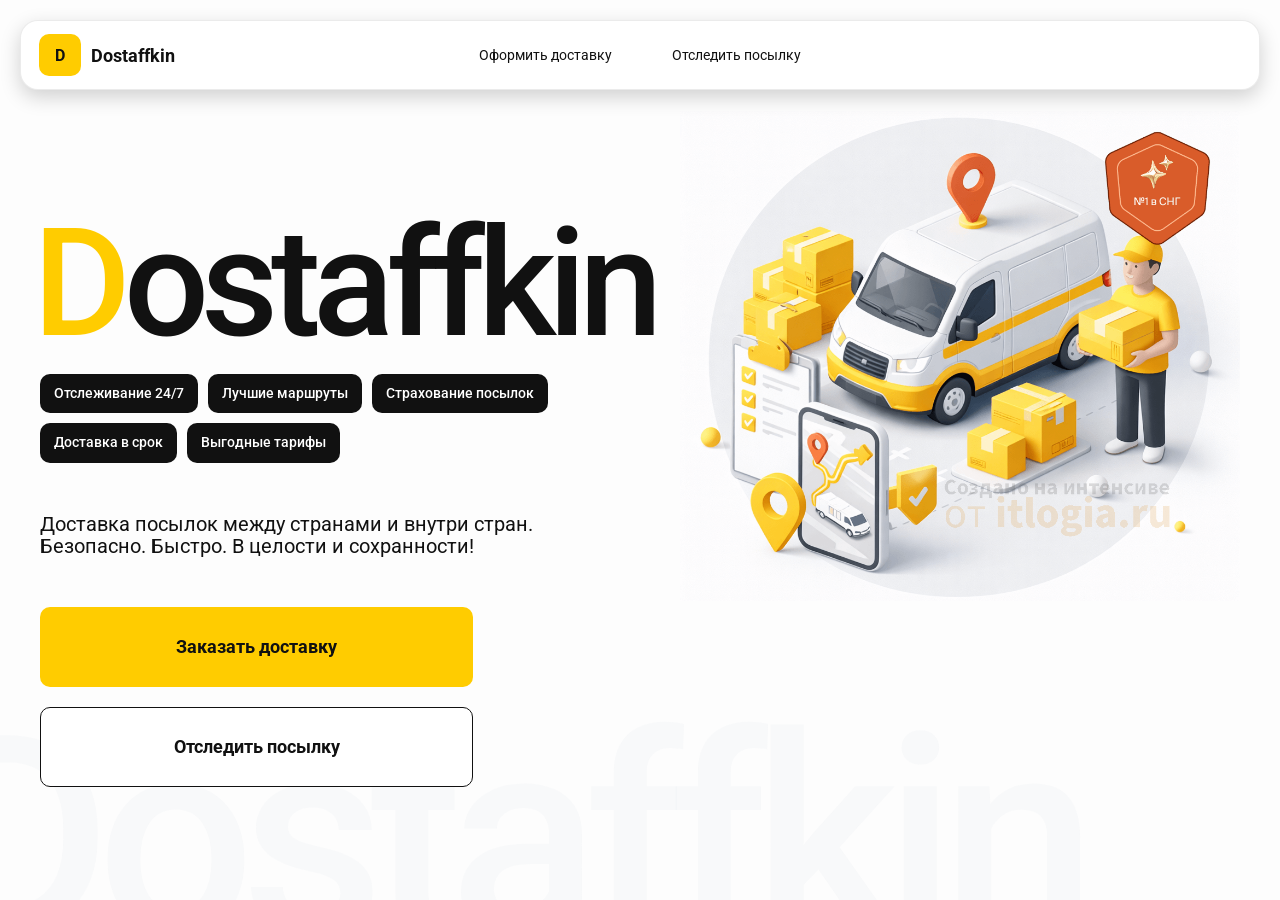
<file: index.html>
<!DOCTYPE html>
<html lang="ru">

<head>
    <meta charset="utf-8" />
    <meta name="viewport" content="width=device-width,initial-scale=1,maximum-scale=1,user-scalable=0" />
    <title>Dostaffkin — Доставка посылок между странами и внутри стран. Безопасно. Быстро. В целости и сохранности!
    </title>

    <link href="styles/base.css" rel="stylesheet" />
    <link href="styles/base_adaptive.css" rel="stylesheet" />
    <link href="styles/index.css" rel="stylesheet" />
    <link href="styles/index_adaptive.css" rel="stylesheet" />
</head>

<body>
    <div class="container">
        <header class="header">
            <a class="header-brand" href="#">
                <div class="header-logo">D</div>
                <div class="header-title">Dostaffkin</div>
            </a>
            <nav class="header-menu">
                <a class="header-link" href="./order.html">Оформить <span>доставку</span></a>
                <a class="header-link" href="./track.html">Отследить <span>посылку</span></a>
            </nav>
        </header>
        <main class="main">
            <section class="main-info">
                <div class="main-title">
                    <span>D</span>ostaffkin
                </div>
                <div class="main-features">
                    <div class="main-feature">Отслеживание 24/7</div>
                    <div class="main-feature">Лучшие маршруты</div>
                    <div class="main-feature">Страхование посылок</div>
                    <div class="main-feature">Доставка в срок</div>
                    <div class="main-feature">Выгодные тарифы</div>
                </div>
                <div class="main-description">
                    Доставка посылок между странами и внутри стран. 
                    Безопасно. Быстро. В целости и сохранности!
                </div>
                <div class="main-actions">
                    <a class="button" type="button" href="./order.html">Заказать доставку</a>
                    <a class="button button-white" type="button" href="./track.html">Отследить посылку</a>
                </div>
            </section>
            <div class="main-title-ghost">Dostaffkin</div>
            <section class="main-image">
                <img src="images/main-image.png" alt="Main image"/>
            </section>

        </main>



    </div>
</body>

</html>
</file>
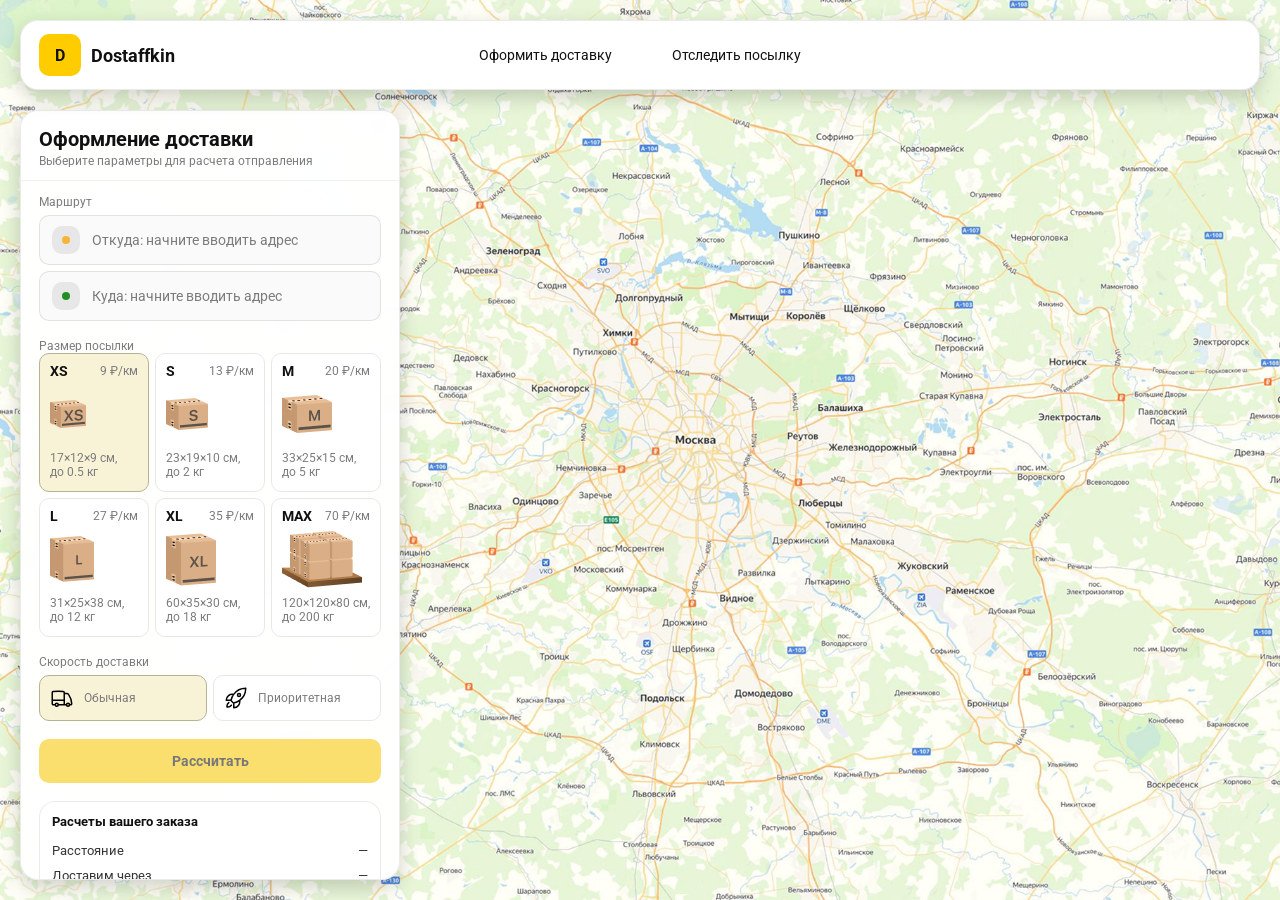
<file: order.html>
<!DOCTYPE html>
<html lang="ru">

<head>
    <meta charset="utf-8" />
    <meta name="viewport" content="width=device-width,initial-scale=1,maximum-scale=1,user-scalable=0" />
    <title>Оформление доставки</title>

    <link rel="stylesheet" href="styles/base.css" />
    <link rel="stylesheet" href="styles/base_adaptive.css" />

    <link rel="stylesheet" href="styles/order.css" />
    <link rel="stylesheet" href="styles/order_adaptive.css" />
</head>

<body>
    <div id="map"></div>

    <header class="header">
        <a class="header-brand" href="./index.html">
            <div class="header-logo">D</div>
            <div class="header-title">Dostaffkin</div>
        </a>
        <nav class="header-menu">
            <a class="header-link" href="#">Оформить <span>доставку</span></a>
            <a class="header-link" href="./track.html">Отследить <span>посылку</span></a>
        </nav>
    </header>

    <aside class="main" id="sidebar">
        <div class="main-header">
            <div class="main-title">Оформление доставки</div>
            <div class="main-text">Выберите параметры для расчета отправления</div>
        </div>
        <div class="main-content">
            <div class="main-route">
                <div class="main-block-title">Маршрут</div>
                <div class="main-fields">
                    <div class="main-field" id="fromField">
                        <div class="main-pin"></div>
                        <input id="from" placeholder="Откуда: начните вводить адрес" autocomplete="off" />
                        <div class="main-ac" id="fromAc" role="listbox" aria-label="Подсказки адресов"></div>
                    </div>
                    <div class="main-field" id="toField">
                        <div class="main-pin"></div>
                        <input id="to" placeholder="Куда: начните вводить адрес" autocomplete="off" />
                        <div class="main-ac" id="toAc" role="listbox" aria-label="Подсказки адресов"></div>
                    </div>
                </div>
            </div>
            <div class="main-package">
                <div class="main-block-title">Размер посылки</div>

                <div class="main-sizes">
                    <div class="main-size-card is-active" data-value="xs">
                        <div class="main-size-top">
                            <div class="main-size-label">XS</div>
                            <div class="main-size-rate">9 ₽/км</div>
                        </div>
                        <div class="main-size-media">
                            <img src="images/sizes/xs.png" alt="Короб XS" />
                        </div>
                        <div class="main-size-description">17×12×9 см,<br>до 0.5 кг</div>
                    </div>

                    <div class="main-size-card" data-value="s">
                        <div class="main-size-top">
                            <div class="main-size-label">S</div>
                            <div class="main-size-rate">13 ₽/км</div>
                        </div>
                        <div class="main-size-media">
                            <img src="images/sizes/s.png" alt="Короб S" />
                        </div>
                        <div class="main-size-description">23×19×10 см,<br>до 2 кг</div>
                    </div>

                    <div class="main-size-card" data-value="m">
                        <div class="main-size-top">
                            <div class="main-size-label">M</div>
                            <div class="main-size-rate">20 ₽/км</div>
                        </div>
                        <div class="main-size-media">
                            <img src="images/sizes/m.png" alt="Короб M" />
                        </div>
                        <div class="main-size-description">33×25×15 см,<br>до 5 кг</div>
                    </div>

                    <div class="main-size-card" data-value="l">
                        <div class="main-size-top">
                            <div class="main-size-label">L</div>
                            <div class="main-size-rate">27 ₽/км</div>
                        </div>
                        <div class="main-size-media">
                            <img src="images/sizes/l.png" alt="Короб L" />
                        </div>
                        <div class="main-size-description">31×25×38 см,<br>до 12 кг</div>
                    </div>

                    <div class="main-size-card" data-value="xl">
                        <div class="main-size-top">
                            <div class="main-size-label">XL</div>
                            <div class="main-size-rate">35 ₽/км</div>
                        </div>
                        <div class="main-size-media">
                            <img src="images/sizes/xl.png" alt="Короб XL" />
                        </div>
                        <div class="main-size-description">60×35×30 см,<br>до 18 кг</div>
                    </div>

                    <div class="main-size-card" data-value="max">
                        <div class="main-size-top">
                            <div class="main-size-label">MAX</div>
                            <div class="main-size-rate">70 ₽/км</div>
                        </div>
                        <div class="main-size-media main-size-media-palleta">
                            <img src="images/sizes/max.png" alt="Паллета" />
                        </div>
                        <div class="main-size-description">120×120×80 см,<br>до 200 кг</div>
                    </div>
                </div>
            </div>
            <div class="main-speed">
                <div class="main-block-title">Скорость доставки</div>

                <div class="main-speeds">
                    <div class="main-speed-card is-active" data-value="regular">
                        <img class="main-speed-media" src="images/icons/regular.svg" alt="Regular" />
                        <div class="main-speed-description">Обычная</div>
                    </div>
                    <div class="main-speed-card" data-value="fast">
                        <img class="main-speed-media" src="images/icons/fast.svg" alt="Fast" />
                        <div class="main-speed-description">Приоритетная</div>
                    </div>

                </div>
            </div>
            <div class="main-calculate-block">
                <button id="calc" class="button calculate-button" type="button" disabled>Рассчитать</button>
            </div>
            <div class="main-result" id="result">
                <div class="main-result-title">Расчеты вашего заказа</div>
                <div class="main-result-lines">
                    <div class="main-result-line"><span>Расстояние</span><span id="distanceValue">—</span></div>
                    <div class="main-result-line"><span>Доставим через</span><span id="durationValue">—</span></div>
                    <div class="main-result-line"><span>Тариф</span><span id="rateValue">—</span></div>
                </div>
                <div class="main-price">
                    <div class="main-price-label">Итого</div>
                    <div class="main-price-value" id="totalValue">—</div>
                </div>
            </div>
            <div class="main-order-box">
                <div class="main-order-form" id="orderForm">
                    <div class="main-order-title">Оформление доставки</div>
                    <div class="main-block-info-row">
                        <div class="main-block-title">Контакты</div>
                        <div class="order-fields">
                            <div class="main-field">
                                <input id="customerName" placeholder="Ваше имя" autocomplete="off" />
                            </div>
                            <div class="main-field">
                                <input id="customerPhone" placeholder="Ваш телефон" autocomplete="off"
                                    inputmode="tel" />
                            </div>
                        </div>
                    </div>
                    <div class="main-block-info-row extra-info">
                        <div class="main-block-title">Дополнительная информация</div>
                        <div class="main-field textarea">
                            <textarea id="comment" placeholder="Детали доставки и комментарии"></textarea>
                        </div>
                    </div>
                    <button id="submit" class="button main-submit-request" type="button" disabled>Отправить
                        заявку
                    </button>
                </div>

                <div class="main-order-success" id="orderSuccess">
                    <div class="main-success-icon">✓</div>
                    <div class="main-success-title">Заявка отправлена!</div>
                    <div class="main-success-title">Номер отправления – <span id="orderId"></span></div>
                    <div class="main-success-subtitle">Мы скоро свяжемся с вами</div>
                </div>
            </div>
        </div>
    </aside>
</body>

</html>
</file>
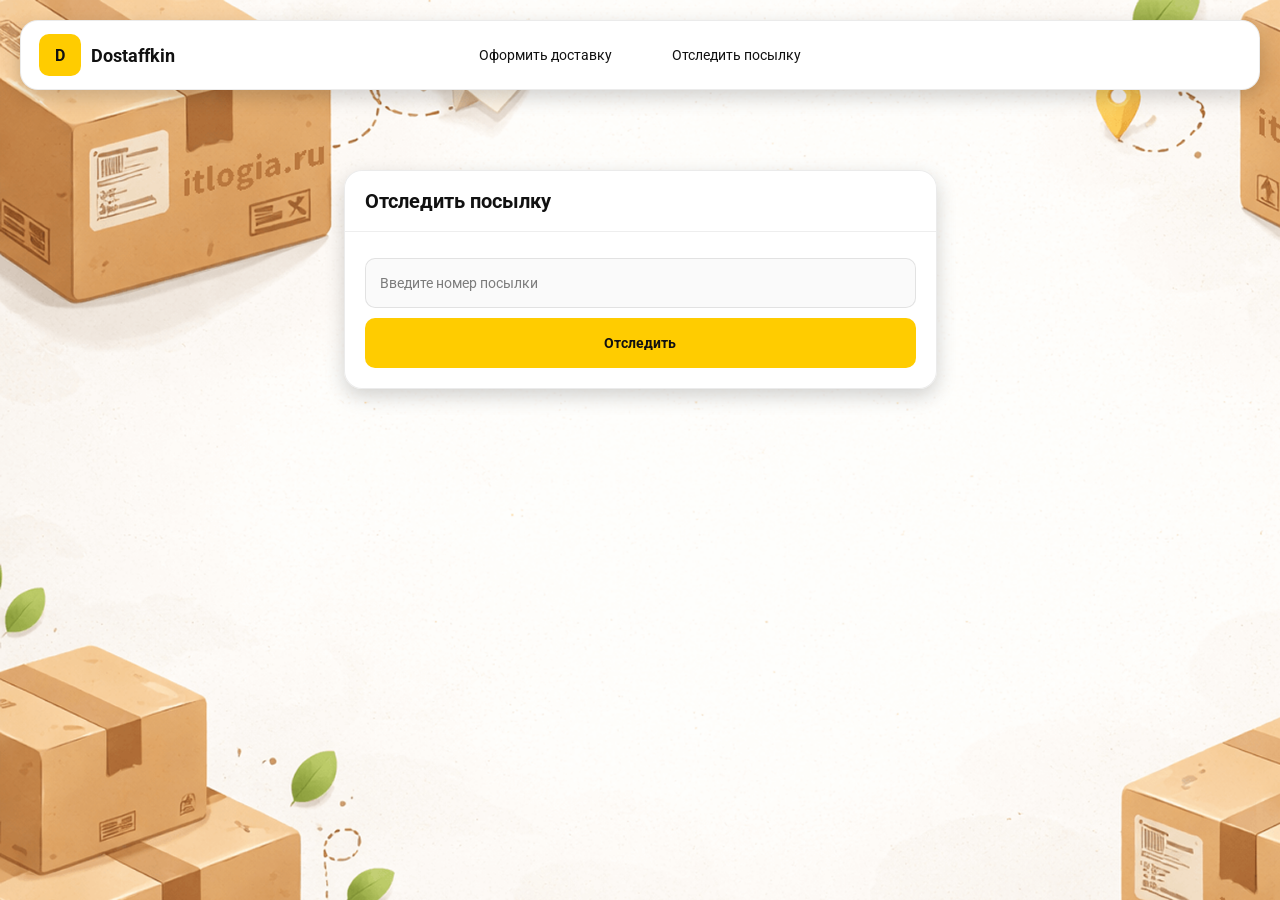
<file: track.html>
<!doctype html>
<html lang="ru">

<head>
    <meta charset="utf-8" />
    <meta name="viewport" content="width=device-width,initial-scale=1,maximum-scale=1,user-scalable=0" />
    <title>Отследить посылку</title>
    <link rel="stylesheet" href="styles/base.css" />
    <link rel="stylesheet" href="styles/base_adaptive.css" />

    <link rel="stylesheet" href="styles/track.css" />
    <link rel="stylesheet" href="styles/track_adaptive.css" />
</head>

<body>
    <div class="container">
        <header class="header">
            <a class="header-brand" href="./index.html">
                <div class="header-logo">D</div>
                <div class="header-title">Dostaffkin</div>
            </a>
            <nav class="header-menu">
                <a class="header-link" href="./order.html">Оформить <span>доставку</span></a>
                <a class="header-link" href="#">Отследить <span>посылку</span></a>
            </nav>
        </header>
        <main class="track-content">
            <section class="track-card track-search">
                <div class="track-title">Отследить посылку</div>
                <div class="track-action">
                    <div class="main-field track-field">
                        <input id="trackNumber" placeholder="Введите номер посылки" autocomplete="off" />
                    </div>
                    <button id="trackButton" class="button track-button" type="button">Отследить</button>
                </div>
            </section>
            <section class="track-card track-result" id="trackResult">
                <div class="track-result-header">
                    <div class="track-id" id="trackIdValue"></div>
                    <div class="track-routes">
                        <div class="track-route">
                            <div class="track-route-pin">
                                <svg xmlns="http://www.w3.org/2000/svg" fill="none" viewBox="0 0 24 24"
                                    stroke-width="1.5" stroke="orange" class="size-6">
                                    <path stroke-linecap="round" stroke-linejoin="round"
                                        d="M15 10.5a3 3 0 1 1-6 0 3 3 0 0 1 6 0Z" />
                                    <path stroke-linecap="round" stroke-linejoin="round"
                                        d="M19.5 10.5c0 7.142-7.5 11.25-7.5 11.25S4.5 17.642 4.5 10.5a7.5 7.5 0 1 1 15 0Z" />
                                </svg>
                            </div>
                            <div class="track-route-address" id="trackFromValue">
                                Откуда: Москва, улица Арбат, 1
                            </div>
                        </div>
                        <div class="track-route track-route-arrow">
                            <svg xmlns="http://www.w3.org/2000/svg" fill="none" viewBox="0 0 24 24" stroke-width="1.5"
                                stroke="currentColor" class="size-6">
                                <path stroke-linecap="round" stroke-linejoin="round"
                                    d="M19.5 13.5 12 21m0 0-7.5-7.5M12 21V3" />
                            </svg>
                        </div>
                        <div class="track-route">
                            <div class="track-route-pin">
                                <svg xmlns="http://www.w3.org/2000/svg" fill="none" viewBox="0 0 24 24"
                                    stroke-width="1.5" stroke="green" class="size-6">
                                    <path stroke-linecap="round" stroke-linejoin="round"
                                        d="M15 10.5a3 3 0 1 1-6 0 3 3 0 0 1 6 0Z" />
                                    <path stroke-linecap="round" stroke-linejoin="round"
                                        d="M19.5 10.5c0 7.142-7.5 11.25-7.5 11.25S4.5 17.642 4.5 10.5a7.5 7.5 0 1 1 15 0Z" />
                                </svg>
                            </div>
                            <div class="track-route-address" id="trackToValue">
                                Куда: Минск, проспект Независимости, 58
                            </div>
                        </div>
                    </div>
                </div>
                <div class="track-info">
                    <div class="track-status-title">Статус данной посылки:</div>
                    <div class="track-status-list" id="trackStatusList">


                        <div class="track-status created">
                            <img src="images/icons/created.svg" class="track-status-icon" alt="Created">
                            <div class="track-status-text">
                                <div class="track-status-text-state">Создан</div>
                                <div class="track-status-text-date">10.01.2026</div>
                            </div>
                        </div>

                        <div class="track-status in-way">
                            <img src="images/icons/in-way.svg" class="track-status-icon" alt="In way">
                            <div class="track-status-text">
                                <div class="track-status-text-state">В пути: Москва</div>
                                <div class="track-status-text-date">18.01.2026</div>
                            </div>
                        </div>

                        <div class="track-status ready">
                            <img src="images/icons/ready.svg" class="track-status-icon" alt="Ready">
                            <div class="track-status-text">
                                <div class="track-status-text-state">Готов к выдаче</div>
                                <div class="track-status-text-date">25.01.2026</div>
                            </div>
                        </div>

                        <div class="track-status done">
                            <img src="images/icons/done.svg" class="track-status-icon" alt="Done">
                            <div class="track-status-text">
                                <div class="track-status-text-state">Вручен</div>
                                <div class="track-status-text-date">27.01.2026</div>
                            </div>
                        </div>

                    </div>
                </div>
            </section>
        </main>
    </div>

</body>

</html>
</file>
<file: styles/base.css>
*, *::before, *::after {
    box-sizing: border-box;
}

@font-face {
    font-family: "Roboto";
    src: url("../fonts/Roboto-Regular.ttf");
    font-weight: normal;
}

@font-face {
    font-family: "Roboto";
    src: url("../fonts/Roboto-Bold.ttf");
    font-weight: bold;
}

@font-face {
    font-family: "Roboto";
    src: url("../fonts/Roboto-Medium.ttf");
    font-weight: 500;
}

html, body {
    margin: 0;
    color: #111111;
    font-family: "Roboto", sans-serif;
}

body {
    background: #FDFDFD;
}

.header {
    border-radius: 18px;
    box-shadow: 0 7px 20px 0 #0000002E;
    background: #ffffff;
    left: 20px;
    border: 1px solid rgba(0, 0, 0, 0.08);
    position: fixed;
    right: 20px;
    top: 20px;
    padding: 14px 18px;
    height: 70px;
    display: flex;
    align-items: center;
    z-index: 6;
}

.header-brand {
    display: flex;
    align-items: center;
    text-decoration: none;
    gap: 10px;
}

.header-logo {
    width: 42px;
    height: 42px;
    border-radius: 10px;
    background: #FFCC00;
    display: grid;
    place-items: center;
    font-weight: bold;
    color: #111;
}

.header-title {
    font-size: 18px;
    font-weight: bold;
    color: #111111;
    text-decoration: none;
}

.header-menu {
    display: flex;
    align-items: center;
    gap: 60px;
    margin: 0;
    position: absolute;
    left: 50%;
    transform: translateX(-50%);
}

.header-link {
    font-size: 14px;
    color: #111111;
    text-decoration: none;
}

.button {
    border: 0;
    outline: none;
    height: 44px;
    border-radius: 10px;
    font-size: 14px;
    font-weight: bold;
    cursor: pointer;
    font-family: inherit;
    transition: transform .08s ease, opacity .12s ease;
    background: #FFCC00;
    color: #111111;
    text-align: center;
    text-decoration: none;
}

.button:hover {
    background-color: #E5BC19;
}

.button:disabled {
    cursor: not-allowed;
    background-color: #FADE6E;
    color: #787878;
    transform: none;
}

.button.button-white {
    background: #FFFFFF;
    border: 1px solid #111111;
}

.button.button-white:hover {
    background: rgb(241 241 241);
}

.main-field {
    display: flex;
    align-items: center;
    margin-top: 6px;
    gap: 10px;
    border: 1px solid #1111111A;
    background: #FAFAFA;
    border-radius: 10px;
    padding: 10px 12px;
    position: relative;
    box-sizing: border-box;
    height: 50px;
}

.main-field.textarea {
    height: auto;
}

.main-pin {
    width: 28px;
    height: 28px;
    border-radius: 10px;
    background: rgba(17, 17, 17, 0.08);
    display: grid;
    place-items: center;
    flex: 0 0 auto;
    position: relative;
}

.main-pin::before {
    content: "";
    width: 8px;
    height: 8px;
    border-radius: 999px;
    background: orange;
    opacity: .75;
    display: block;
}

.main-field:last-child .main-pin::before {
    background: green;
    opacity: .85;
}

input, textarea {
    width: 100%;
    border: 0;
    outline: none;
    background: transparent;
    font-size: 14px;
    color: #111111;
    font-family: inherit;
}

textarea {
    resize: vertical;
    min-height: 72px;
    padding: 2px 0;
}

input::placeholder, textarea::placeholder {
    color: #7C7C7C;
}

.main-field:focus-within {
    border-color: rgba(0, 0, 0, 0.20);
    box-shadow: 0 0 0 4px rgba(255, 204, 0, 0.35);
    background: rgba(255, 255, 255, 0.75);
}
</file>
<file: styles/base_adaptive.css>
@media (max-width: 767px) {
    .header {
        left: 10px;
        right: 10px;
        top: 10px;
    }

    .header-link span {
        display: none;
    }

    .header-menu {
        gap: 20px;
        justify-content: flex-start;
        margin: 0 0 0 30px;
        position: static;
        transform: none;
    }
}

@media (max-width: 420px) {
    .header-title {
        display: none;
    }
}

@media (max-width: 374px) {
    .header-menu {
        gap: 10px;
        margin: 0 0 0 10px;
    }
}
</file>
<file: styles/index.css>
.container {
    overflow: hidden;
    min-height: 100vh;
}

.main {
    padding: 111px 40px 40px;
    position: relative;
    display: flex;
}

.main-info {
    max-width: 840px;
    width: 100%;
    position: relative;
}

.main-title {
    margin-top: 98px;
    font-weight: 500;
    font-size: 200px;
    line-height: 1;
    letter-spacing: -0.05em;
    color: #111111;
    left: -15px;
    position: relative;
}

.main-title span {
    color: #FFCC00;
}

.main-features {
    margin-top: 15px;
    display: flex;
    flex-wrap: wrap;
    gap: 10px;
}

.main-feature {
    background: #111111;
    color: #FFFFFF;
    padding: 12px 14px;
    font-weight: 500;
    font-size: 14px;
    line-height: 1.1;
    border-radius: 10px;
}

.main-description {
    margin-top: 50px;
    max-width: 500px;
    font-size: 20px;
    line-height: 1.1;
    color: #111111;
}

.main-actions {
    margin-top: 50px;
    display: flex;
    flex-direction: column;
    gap: 20px;
}

.main-actions .button {
    height: 80px;
    width: 433px;
    font-size: 18px;
    font-weight: bold;
    place-items: center;
    display: grid;
}

.main-title-ghost {
    position: absolute;
    z-index: -1;
    left: -70px;
    bottom: -150px;
    font-weight: 500;
    font-size: 278px;
    line-height: 1;
    letter-spacing: -0.05em;
    color: #ECEDF04D;
}

.main-image {
    width: 1024px;
    top: 100px;
    z-index: -2;
}

.main-image img {
    width: 100%;
    max-width: 1024px;
    height: auto;
    display: block;
}
</file>
<file: styles/index_adaptive.css>
@media (max-width: 1760px) {
    .main-title {
        font-size: 150px;
        left: -7px;
    }

    .main-info {
        max-width: 640px;
    }
}

@media (max-width: 1200px) {
    .main-info {
        max-width: 540px;
    }

    .main {
        padding: 111px 20px 20px;
    }

    .main-title {
        font-size: 120px;
        left: -4px;
    }

    .main-title-ghost {
        font-size: 220px;
    }
}

@media (max-width: 1024px) {
    .main-title {
        margin-top: 30px;
    }

    .main {
        flex-direction: column-reverse;
    }

    .main-image {
        max-width: 350px;
        position: absolute;
        left: 370px;
        top: 370px;
    }

    .main-info {
        max-width: 100%;
    }

    .main-actions {
        gap: 10px;
    }

    .main-actions .button {
        height: 50px;
        font-size: 14px;
        width: auto;
        max-width: 300px;
    }

    .main-description {
        max-width: 350px;
    }
}

@media (max-width: 570px) {
    .main-title {
        font-size: 88px;
    }

    .main-description {
        max-width: 100%
    }

    .main-actions {
       width: 100%;
    }

    .main-actions .button {
        width: 100%;
        max-width: 100%
    }

    .main-image {
        max-width: 650px;
        position: absolute;
        left: 170px;
        top: 70px;
        opacity: 0.2;
    }
}

@media (max-width: 400px) {
    .main-title {
        font-size: 70px;
    }
}
</file>
<file: styles/order.css>
#map {
    background-image: url("../images/order-bg.png");
    background-size: cover;
    position: fixed;
    inset: 0;
}

.main {
    border-radius: 18px;
    box-shadow: 0 7px 20px 0 #0000002E;
    backdrop-filter: blur(10px);
    background: rgba(255, 255, 255, 0.96);
    left: 20px;
    border: 1px solid rgba(0, 0, 0, 0.08);
    position: fixed;
    top: 110px;
    bottom: 20px;
    width: 380px;
    display: flex;
    flex-direction: column;
    overflow: hidden;
    z-index: 5;
}

.main-header {
    padding: 18px 18px 12px 18px;
    border-bottom: 1px solid rgba(0, 0, 0, 0.06);
    display: flex;
    flex-direction: column;
}

.main-title {
    font-size: 20px;
    line-height: 100%;
    font-weight: bold;
}
.main-text {
    font-size: 12px;
    margin-top: 5px;
    color: #7C7C7C;
}

.main-content {
    padding: 14px 18px 18px 18px;
    overflow: auto;
    scrollbar-width: none;
    display: flex;
    flex-direction: column;
    gap: 18px;
    flex: 1;
}

.main-block-title {
    font-size: 12px;
    color: #7C7C7C;
}

.main-route .main-block-title,
.main-package .mainblock-title {
    margin-bottom: 6px;
}

.main-sizes {
    display: grid;
    gap: 6px;
    grid-template-columns: repeat(3, 1fr);
}

.main-size-card {
    border: 1px solid #E8E8E7;
    background: #FFFFFF;
    border-radius: 10px;
    padding: 10px;
    cursor: pointer;
    user-select: none;
    transition: transform .08s ease, border-color .12s ease, background .12s ease;
    min-height: 139px;
}

.main-size-card:hover {
    transform: translateY(-1px);
}

.main-size-card.is-active {
    background-color: #F8F2D6;
    border-color: #B7B196;
}

.main-size-top {
    display: flex;
    align-items: center;
    justify-content: space-between;
}

.main-size-label {
    font-weight: bold;
    font-size: 14px;
    color: #111111;
    line-height: 100%;
}

.main-size-rate {
    font-size: 12px;
    color: #7C7C7C;
    line-height: 100%;
}

.main-size-media {
    margin-top: 8px;
    height: 57px;
}

.main-size-description {
    margin-top: 8px;
    font-size: 12px;
    color: #7C7C7C;
    line-height: 1.2;
}

.calculate-button {
    width: 100%;
}

.main-result {
    border: 1px solid rgba(0, 0, 0, 0.08);
    background: rgba(255, 255, 255, 0.75);
    border-radius: 16px;
    padding: 12px;
    line-height: 1.25;
}

.main-result-title {
    font-weight: bold;
    font-size: 13px;
    color: #111111;
    margin-bottom: 13px;
}

.main-result-lines {
    gap: 8px;
    display: flex;
    flex-direction: column;
}

.main-result-line {
    font-size: 13px;
    color: rgba(17, 17, 17, 0.85);
    display: flex;
    justify-content: space-between;
}

.main-price {
    margin-top: 18px;
    padding-top: 10px;
    border-top: 1px dashed rgba(0, 0, 0, 0.12);
    display: flex;
    align-items: baseline;
    justify-content: space-between;
}

.main-price-label {
    font-size: 12px;
    color: rgba(17, 17, 17, 0.55);
}

.main-price-value {
    font-size: 20px;
    font-weight: bold;
    color: #111111;
    letter-spacing: -0.3px;
}

.main-order-box {
    background: #ffffff;
    border: 1px solid #E8E8E7;
    border-radius: 10px;
    padding: 12px;
}

.main-order-title {
    margin-bottom: 8px;
    font-weight: bold;
    font-size: 14px;
    color: #111111;
}

.main-block-info {
    display: flex;
    flex-direction: column;
    gap: 6px;
}

.order-fields {
    display: grid;
    grid-template-columns: 1fr 1fr;
    column-gap: 10px;
    margin-top: 6px;
}

.main-block-info-row.extra-info {
    display: block;
    margin-top: 13px;
}

.main-submit-request {
    width: 100%;
    margin-top: 6px;
}

.main-order-success {
    display: none;
    text-align: center;
    padding: 22px 12px;
    gap: 12px;
}

.main-order-success.is-visible {
    display: flex;
    flex-direction: column;
    align-items: center;
}

.main-success-icon {
    width: 56px;
    height: 56px;
    border-radius: 50%;
    background: #16a34a;
    color: #ffffff;
    display: grid;
    place-items: center;
    font-size: 30px;
}

.main-success-title {
    font-size: 14px;
    font-weight: bold;
    color: #111111;
}

.main-success-subtitle {
    font-size: 12px;
    color: rgba(17, 17, 17, 0.55);
    line-height: 1.3;
}

.main-speed .main-block-title {
    margin-bottom: 6px;
}

.main-speeds {
    display: grid;
    gap: 6px;
    grid-template-columns: repeat(2, 1fr);
}

.main-speed-card {
    border: 1px solid #E8E8E7;
    background: #FFFFFF;
    border-radius: 10px;
    padding: 10px;
    cursor: pointer;
    user-select: none;
    transition: transform .08s ease, border-color .12s ease, background .12s ease;
    display: flex;
    align-items: center;
    gap: 10px;
}

.main-speed-card:hover {
    transform: translateY(-1px);
}

.main-speed-card.is-active {
    background-color: #F8F2D6;
    border-color: #B7B196;
}

.main-speed-description {
    font-size: 12px;
    color: #7C7C7C;
    line-height: 1.2;
}
</file>
<file: styles/order_adaptive.css>
@media (max-width: 767px) {
    .main {
        left: 10px;
        right: 10px;
        top: 50%;
        bottom: 12px;
        width: auto;
        max-width: none;
    }
}

@media (max-width: 420px) {
    .main-sizes {
        grid-template-columns: repeat(2, 1fr);
    }
}
</file>
<file: styles/track.css>
.container {
    background: #F4F4F4 url("../images/track-bg.png");
    background-size: cover;
    min-height: 100vh;
    padding: 170px 0 50px 0;
}

.track-content {
    width: 593px;
    margin: 0 auto;
}

.track-card {
    width: 100%;
    border-radius: 18px;
    box-shadow: 0 7px 20px 0 #0000002E;
    backdrop-filter: blur(10px);
    background: rgba(255, 255, 255, 0.96);
    border: 1px solid rgba(0, 0, 0, 0.08);
}

.track-title {
    font-size: 20px;
    line-height: 100%;
    font-weight: bold;
    border-bottom: 1px solid #EEEEEE;
    padding: 20px;
}

.track-action {
    padding: 20px;
}

.track-button {
    width: 100%;
    height: 50px;
}

.track-field {
    margin-bottom: 10px;
}

.track-result {
    margin-top: 5px;
    display: none;
}

.track-result.is-visible {
    display: block;
}

.track-result-header {
    font-weight: bold;
    font-size: 14px;
    color: #111111;
    padding: 20px;
    border-bottom: 1px solid #EEEEEE;
}

.track-id {
    margin-bottom: 12px;
    font-size: 20px;
}

.track-routes {
    display: flex;
    flex-direction: column;
    gap: 10px;
    font-weight: normal;
}

.track-route {
    display: flex;
    align-items: center;
    gap: 10px;
}

.track-route-pin {
    width: 24px;
    height: 24px;
    flex-shrink: 0;
}

.track-route-arrow {
    padding: 15px 0;
    width: 24px;
    height: 24px;
}

.track-info {
    padding: 20px;
}

.track-status {
    display: flex;
    align-items: center;
    font-size: 12px;
    gap: 10px;
}

.track-status-title {
    font-size: 14px;
    color: #111111;
    margin-bottom: 20px;
}

.track-status-list {
    display: flex;
    flex-direction: column;
    gap: 15px;
}

.track-status-icon {
    width: 40px;
    height: 40px;
    border-radius: 50%;
    background: rgba(17, 17, 17, 0.08);
    display: grid;
    place-items: center;
    flex: 0 0 auto;
}

.track-status.created .track-status-icon {
    background-color: #F1CB00;
}

.track-status.in-way .track-status-icon {
    background-color: #F08A11;
}

.track-status.ready .track-status-icon {
    background-color: #A35D0A;
}

.track-status.done .track-status-icon {
    background-color: #37C93B;
}

.track-status-text {
    display: flex;
    align-items: center;
    justify-content: space-between;
    color: #111111;
    font-size: 12px;
    flex: 1;
}

.track-status-date {
    color: rgba(17, 17, 17, 0.55);
}
</file>
<file: styles/track_adaptive.css>
@media (max-width: 767px) {
    .container {
        padding: 130px 0 50px 0;
    }

    .track-content {
        width: 100%;
        padding-left: 10px;
        padding-right: 10px;
    }

    .track-result-header {
        padding: 20px;
    }
}
</file>
